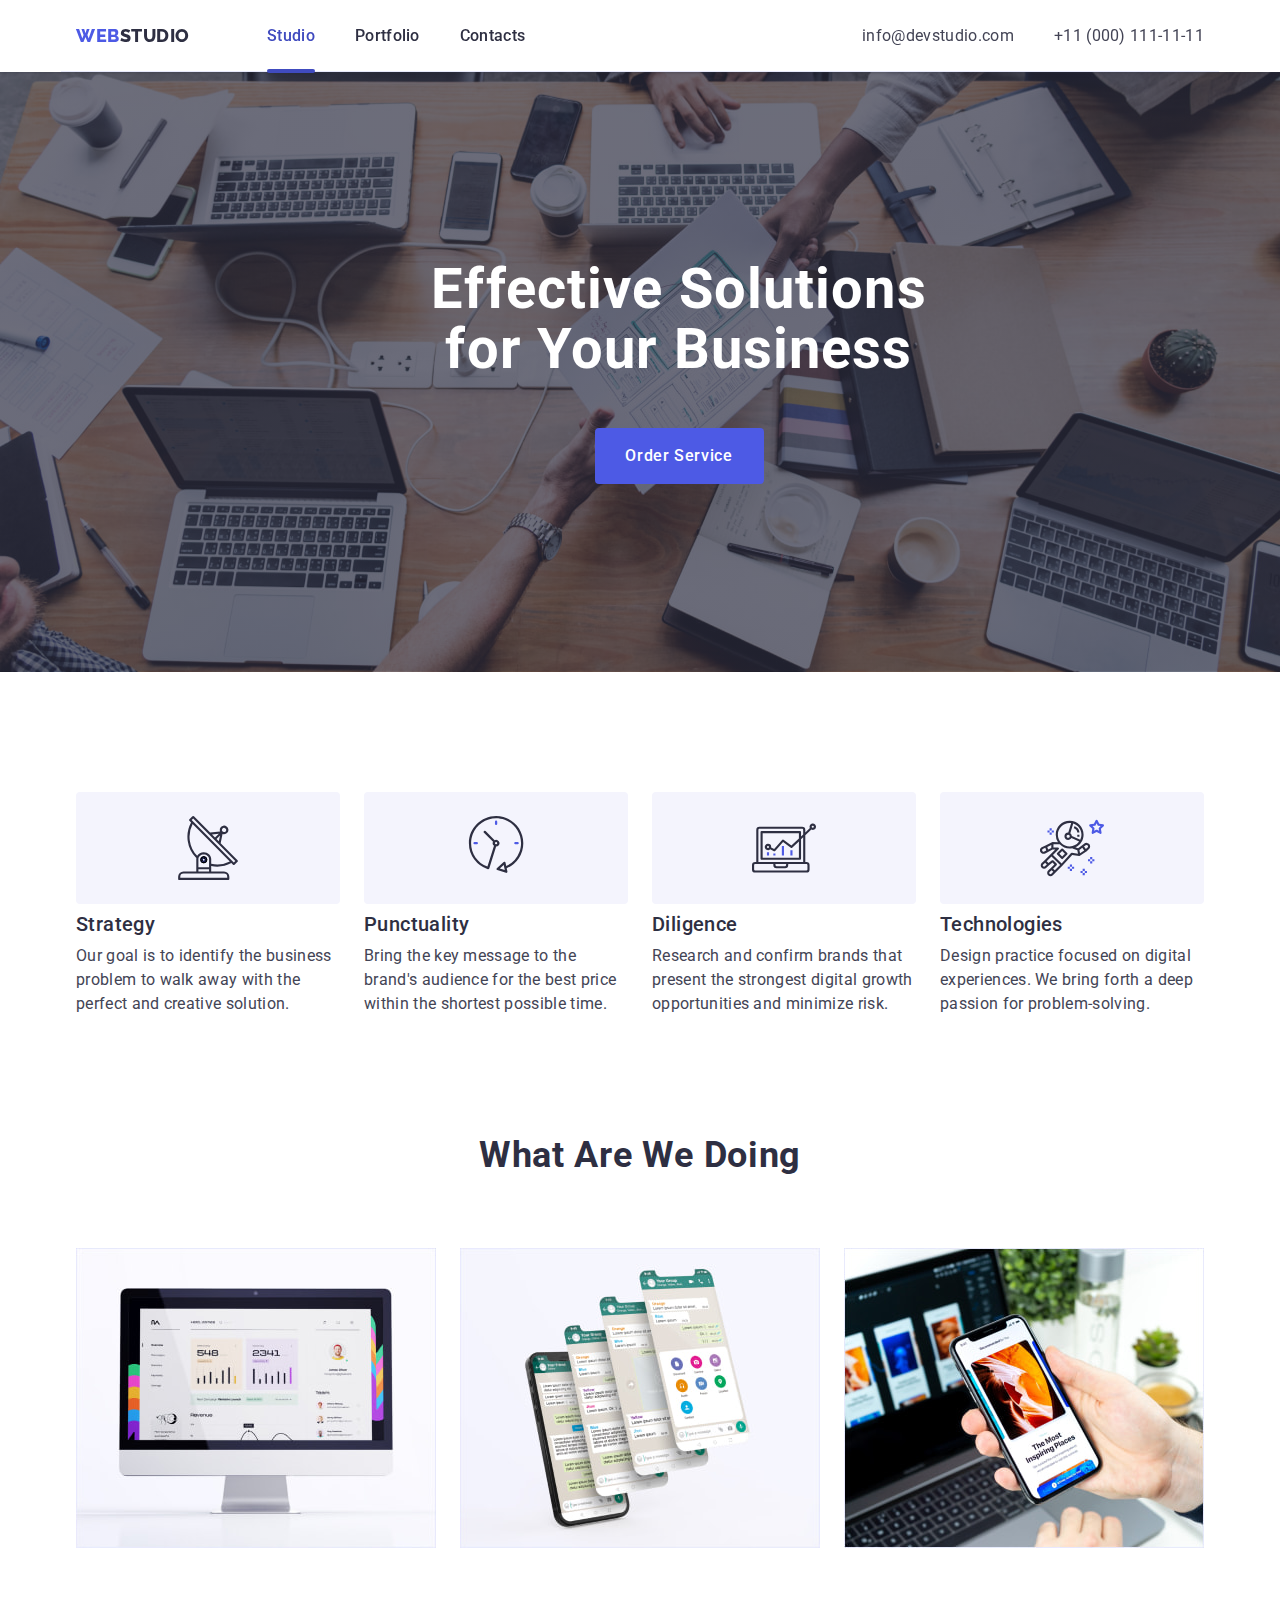
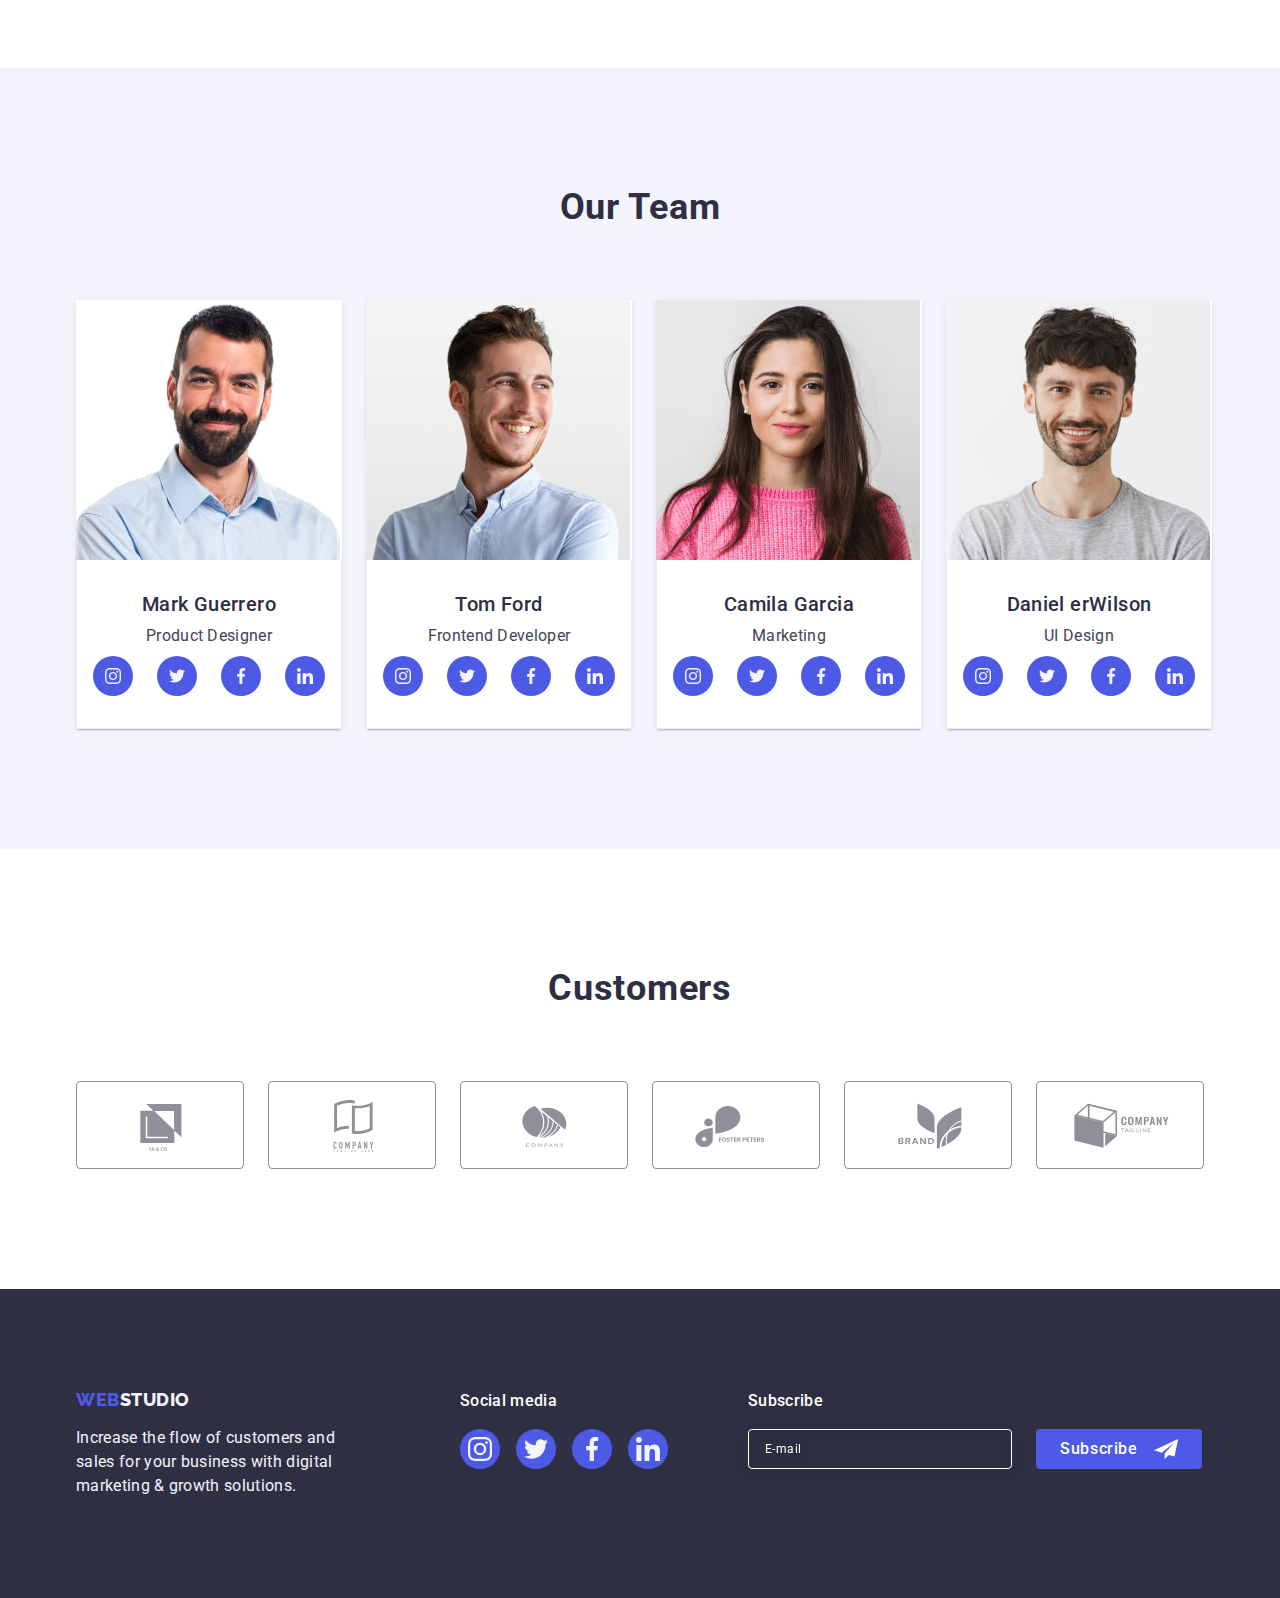
<file: index.html>
<!DOCTYPE html>
<html lang="en">
  <head>
    <meta charset="UTF-8" />
    <meta name="viewport" content="width=device-width, initial-scale=1.0" />
    <link
      rel="stylesheet"
      href="https://cdn.jsdelivr.net/npm/modern-normalize@2.0.0/modern-normalize.min.css"
    />
    <link rel="preconnect" href="https://fonts.googleapis.com" />
    <link rel="preconnect" href="https://fonts.gstatic.com" crossorigin />
    <link
      href="https://fonts.googleapis.com/css2?family=Raleway:wght@800&family=Roboto:wght@400;500;700&display=swap"
      rel="stylesheet"
    />
    <link rel="stylesheet" href="./css/styles.css" />
    <title>Web Studio</title>
  </head>

  <body>
    <!-- header -->
    <header class="section header">
      <div class="top-line placement-in-a-line container">
        <nav class="placement-in-a-line nav">
          <!--Logo-->
          <a class="link logo" href="./index.html">
            Web<span class="logo-studio">Studio</span>
          </a>
          <ul class="placement-in-a-line list navigation-block">
            <li>
              <a class="link text-link current" href="./index.html"> Studio </a>
            </li>
            <li>
              <a class="link text-link" href="./portfolio.html"> Portfolio </a>
            </li>
            <li>
              <a class="link text-link" href=""> Contacts </a>
            </li>
          </ul>
        </nav>
        <address class="contacts">
          <ul class="list placement-in-a-line navigation-block">
            <li>
              <a class="link contact-block" href="mailto:info@devstudio.com">
                info@devstudio.com
              </a>
            </li>

            <li>
              <a class="link contact-block" href="tel:+110001111111">
                +11 (000) 111-11-11
              </a>
            </li>
          </ul>
        </address>
      </div>
    </header>
    <!-- main -->
    <main>
      <!-- hero image -->
      <section class="main-hero-section section">
        <div class="container main-title-block">
          <h1 class="hero-title">
            Effective Solutions <br />
            for Your Business
          </h1>
          <button
            data-modal-open
            class="hero-button data-modal-open"
            type="button"
          >
            Order Service
          </button>
        </div>
      </section>
      <!-- section 1 -->
      <section class="main-features-section section">
        <div class="container">
          <h2 class="hidden">Features</h2>
          <ul class="list placement-in-a-line features-gap">
            <li class="features-card">
              <div class="icon-block">
                <svg class="features-icon" width="64" height="64">
                  <use href="./images/icons.svg#icon-antenna"></use>
                </svg>
              </div>
              <h3 class="features-title">Strategy</h3>
              <p class="features-text">
                Our goal is to identify the business problem to walk away with
                the perfect and creative solution.
              </p>
            </li>
            <li class="features-card">
              <div class="icon-block">
                <svg class="features-icon" width="64" height="64">
                  <use href="./images/icons.svg#icon-clock"></use>
                </svg>
              </div>
              <h3 class="features-title">Punctuality</h3>
              <p class="features-text">
                Bring the key message to the brand's audience for the best price
                within the shortest possible time.
              </p>
            </li>
            <li class="features-card">
              <div class="icon-block">
                <svg class="features-icon" width="64" height="64">
                  <use href="./images/icons.svg#icon-diagram"></use>
                </svg>
              </div>
              <h3 class="features-title">Diligence</h3>
              <p class="features-text">
                Research and confirm brands that present the strongest digital
                growth opportunities and minimize risk.
              </p>
            </li>
            <li class="features-card">
              <div class="icon-block">
                <svg class="features-icon" width="64" height="64">
                  <use href="./images/icons.svg#icon-astronaut"></use>
                </svg>
              </div>
              <h3 class="features-title">Technologies</h3>
              <p class="features-text">
                Design practice focused on digital experiences. We bring forth a
                deep passion for problem-solving.
              </p>
            </li>
          </ul>
        </div>
      </section>
      <!-- section 2 -->
      <section class="main-opportunities-section section">
        <div class="container">
          <h2 class="opportunities-title">What Are We Doing</h2>
          <ul class="list placement-in-a-line features-gap">
            <li class="opportunities-card">
              <img
                src="./images/main/img1.jpg"
                alt="desktop"
                width="360"
                height="300"
              />
            </li>
            <li class="opportunities-card">
              <img
                src="./images/main/img2.jpg"
                alt="mobile"
                width="360"
                height="300"
              />
            </li>
            <li class="opportunities-card">
              <img
                src="./images/main/img3.jpg"
                alt="synchronization of a mobile with a laptop"
                width="360"
                height="300"
              />
            </li>
          </ul>
        </div>
      </section>
      <!-- section 3 -->
      <section class="main-team-section section">
        <div class="container">
          <h2 class="opportunities-title">Our Team</h2>
          <ul class="list placement-in-a-line features-gap">
            <li class="card">
              <img
                src="./images/main/mark.jpg"
                alt="M.Guerrero's photo"
                width="264"
                height="260"
              />
              <div class="description-card">
                <h3 class="card-name">Mark Guerrero</h3>
                <p class="card-text">Product Designer</p>
                <ul
                  class="placement-in-a-line list social-links social-team-card"
                >
                  <li class="social-card-item">
                    <a
                      class="link link-team-icons"
                      href="https://www.instagram.com/"
                      target="_blank"
                    >
                      <svg class="icon" width="16" height="16">
                        <use href="./images/icons.svg#icon-instagram"></use>
                      </svg>
                    </a>
                  </li>
                  <li class="social-card-item">
                    <a
                      class="link link-team-icons"
                      href="https://twitter.com/"
                      target="_blank"
                    >
                      <svg class="icon" width="16" height="16">
                        <use href="./images/icons.svg#icon-twitter"></use>
                      </svg>
                    </a>
                  </li>
                  <li class="social-card-item">
                    <a
                      class="link link-team-icons"
                      href="https://www.facebook.com/"
                      target="_blank"
                    >
                      <svg class="icon" width="16" height="16">
                        <use href="./images/icons.svg#icon-facebook"></use>
                      </svg>
                    </a>
                  </li>
                  <li class="social-card-item">
                    <a
                      class="link link-team-icons"
                      href="https://www.linkedin.com/"
                      target="_blank"
                    >
                      <svg class="icon" width="16" height="16">
                        <use href="./images/icons.svg#icon-linkedin"></use>
                      </svg>
                    </a>
                  </li>
                </ul>
              </div>
            </li>
            <li class="card">
              <img
                src="./images/main/tom.jpg"
                alt="T.Ford's photo"
                width="264"
                height="260"
              />
              <div class="description-card">
                <h3 class="card-name">Tom Ford</h3>
                <p class="card-text">Frontend Developer</p>
                <ul
                  class="placement-in-a-line list social-links social-team-card"
                >
                  <li class="social-card-item">
                    <a
                      class="link link-team-icons"
                      href="https://www.instagram.com/"
                      target="_blank"
                    >
                      <svg class="icon" width="16" height="16">
                        <use href="./images/icons.svg#icon-instagram"></use>
                      </svg>
                    </a>
                  </li>
                  <li class="social-card-item">
                    <a
                      class="link link-team-icons"
                      href="https://twitter.com/"
                      target="_blank"
                    >
                      <svg class="icon" width="16" height="16">
                        <use href="./images/icons.svg#icon-twitter"></use>
                      </svg>
                    </a>
                  </li>
                  <li class="social-card-item">
                    <a
                      class="link link-team-icons"
                      href="https://www.facebook.com/"
                      target="_blank"
                    >
                      <svg class="icon" width="16" height="16">
                        <use href="./images/icons.svg#icon-facebook"></use>
                      </svg>
                    </a>
                  </li>
                  <li class="social-card-item">
                    <a
                      class="link link-team-icons"
                      href="https://www.linkedin.com/"
                      target="_blank"
                    >
                      <svg class="icon" width="16" height="16">
                        <use href="./images/icons.svg#icon-linkedin"></use>
                      </svg>
                    </a>
                  </li>
                </ul>
              </div>
            </li>
            <li class="card">
              <img
                src="./images/main/camila.jpg"
                alt="C.Garcia's photo"
                width="264"
                height="260"
              />
              <div class="description-card">
                <h3 class="card-name">Camila Garcia</h3>
                <p class="card-text">Marketing</p>
                <ul
                  class="placement-in-a-line list social-links social-team-card"
                >
                  <li class="social-card-item">
                    <a
                      class="link link-team-icons"
                      href="https://www.instagram.com/"
                      target="_blank"
                    >
                      <svg class="icon" width="16" height="16">
                        <use href="./images/icons.svg#icon-instagram"></use>
                      </svg>
                    </a>
                  </li>
                  <li class="social-card-item">
                    <a
                      class="link link-team-icons"
                      href="https://twitter.com/"
                      target="_blank"
                    >
                      <svg class="icon" width="16" height="16">
                        <use href="./images/icons.svg#icon-twitter"></use>
                      </svg>
                    </a>
                  </li>
                  <li class="social-card-item">
                    <a
                      class="link link-team-icons"
                      href="https://www.facebook.com/"
                      target="_blank"
                    >
                      <svg class="icon" width="16" height="16">
                        <use href="./images/icons.svg#icon-facebook"></use>
                      </svg>
                    </a>
                  </li>

                  <li class="social-card-item">
                    <a
                      class="link link-team-icons"
                      href="https://www.linkedin.com/"
                      target="_blank"
                    >
                      <svg class="icon" width="16" height="16">
                        <use href="./images/icons.svg#icon-linkedin"></use>
                      </svg>
                    </a>
                  </li>
                </ul>
              </div>
            </li>
            <li class="card">
              <img
                src="./images/main/daniel.jpg"
                alt="D.Wilson's photo"
                width="264"
                height="260"
              />
              <div class="description-card">
                <h3 class="card-name">Daniel erWilson</h3>
                <p class="card-text">UI Design</p>
                <ul
                  class="placement-in-a-line list social-links social-team-card"
                >
                  <li class="social-card-item">
                    <a
                      class="link link-team-icons"
                      href="https://www.instagram.com/"
                      target="_blank"
                    >
                      <svg class="icon" width="16" height="16">
                        <use href="./images/icons.svg#icon-instagram"></use>
                      </svg>
                    </a>
                  </li>
                  <li class="social-card-item">
                    <a
                      class="link link-team-icons"
                      href="https://twitter.com/"
                      target="_blank"
                    >
                      <svg class="icon" width="16" height="16">
                        <use href="./images/icons.svg#icon-twitter"></use>
                      </svg>
                    </a>
                  </li>
                  <li class="social-card-item">
                    <a
                      class="link link-team-icons"
                      href="https://www.facebook.com/"
                      target="_blank"
                    >
                      <svg class="icon" width="16" height="16">
                        <use href="./images/icons.svg#icon-facebook"></use>
                      </svg>
                    </a>
                  </li>
                  <li class="social-card-item">
                    <a
                      class="link link-team-icons"
                      href="https://www.linkedin.com/"
                      target="_blank"
                    >
                      <svg class="icon" width="16" height="16">
                        <use href="./images/icons.svg#icon-linkedin"></use>
                      </svg>
                    </a>
                  </li>
                </ul>
              </div>
            </li>
          </ul>
        </div>
      </section>
      <!-- section 4 -->
      <section class="customers">
        <div class="container">
          <h2 class="opportunities-title">Customers</h2>
          <ul class="list placement-in-a-line customers-list">
            <li class="customers-link-list">
              <a class="link customers-link" href="">
                <svg class="customers-icon" width="104" height="56">
                  <use href="./images/icons.svg#icon-Logo-1"></use>
                </svg>
              </a>
            </li>
            <li class="customers-link-list">
              <a class="link customers-link" href="">
                <svg class="customers-icon" width="104" height="56">
                  <use href="./images/icons.svg#icon-Logo-2"></use>
                </svg>
              </a>
            </li>
            <li class="customers-link-list">
              <a class="link customers-link" href="">
                <svg class="customers-icon" width="104" height="56">
                  <use href="./images/icons.svg#icon-Logo-3"></use>
                </svg>
              </a>
            </li>
            <li class="customers-link-list">
              <a class="link customers-link" href="">
                <svg class="customers-icon" width="104" height="56">
                  <use href="./images/icons.svg#icon-Logo-4"></use>
                </svg>
              </a>
            </li>
            <li class="customers-link-list">
              <a class="link customers-link" href="">
                <svg class="customers-icon" width="104" height="56">
                  <use href="./images/icons.svg#icon-Logo-5"></use>
                </svg>
              </a>
            </li>
            <li class="customers-link-list">
              <a class="link customers-link" href="">
                <svg class="customers-icon" width="104" height="56">
                  <use href="./images/icons.svg#icon-Logo-6"></use>
                </svg>
              </a>
            </li>
          </ul>
        </div>
      </section>
    </main>
    <!-- footer -->
    <footer class="footer-block section">
      <div class="container placement-in-a-line footer-container">
        <div class="footer-logo-block">
          <a class="link logo logo-footer" href="./index.html">
            Web<span class="logo-studio-footer">Studio</span>
          </a>
          <p class="paragraf-block">
            Increase the flow of customers and sales for your business with
            digital marketing & growth solutions.
          </p>
        </div>
        <div>
          <p class="social-title">Social media</p>
          <ul class="placement-in-a-line list social-footer-links">
            <li class="social-links-list">
              <a
                class="link link-icons"
                href="https://www.instagram.com/"
                target="_blank"
              >
                <svg class="icon" width="24" height="24">
                  <use href="./images/icons.svg#icon-instagram"></use>
                </svg>
              </a>
            </li>
            <li class="social-links-list">
              <a
                class="link link-icons"
                href="https://twitter.com/"
                target="_blank"
              >
                <svg class="icon" width="24" height="24">
                  <use href="./images/icons.svg#icon-twitter"></use>
                </svg>
              </a>
            </li>
            <li class="social-links-list">
              <a
                class="link link-icons"
                href="https://www.facebook.com/"
                target="_blank"
              >
                <svg class="icon" width="24" height="24">
                  <use href="./images/icons.svg#icon-facebook"></use>
                </svg>
              </a>
            </li>
            <li class="social-links-list">
              <a
                class="link link-icons"
                href="https://www.linkedin.com/"
                target="_blank"
              >
                <svg class="icon" width="24" height="24">
                  <use href="./images/icons.svg#icon-linkedin"></use>
                </svg>
              </a>
            </li>
          </ul>
        </div>
        <div class="footer-subscribe">
          <p class="social-form-title">Subscribe</p>
          <form class="footer-form">
            <label class="social-title">
              <input
                class="subscribe-input"
                type="email"
                name="usermail"
                placeholder="E-mail"
                required
              />
            </label>
            <button class="subscribe-button" type="submit">
              Subscribe
              <svg class="subscribe-icon" width="24" height="24">
                <use href="./images/icons.svg#icon-plane"></use>
              </svg>
            </button>
          </form>
        </div>
      </div>
    </footer>
    <!-- Modal window. -->
    <div data-modal class="data-modal is-hidden">
      <div class="modal-card">
        <button data-modal-close type="button" class="data-modal-close">
          <svg class="icon-modal" width="8" height="8">
            <use href="./images/icons.svg#icon-close"></use>
          </svg>
        </button>
        <p class="form-title">Leave your contacts and we will call you back</p>
        <form class="form-box">
          <div class="form-name-box">
            <label class="form-subtitle" for="user-name"> Name</label>
            <div class="form-person-box">
              <input
                class="form-input"
                type="text"
                id="user-name"
                name="user-name"
                required
              />
              <svg class="input-icon" width="18" height="24">
                <use href="./images/icons.svg#icon-person"></use>
              </svg>
            </div>
          </div>
          <div class="form-name-box">
            <label class="form-subtitle" for="user-phone"> Phone</label>
            <div class="form-person-box">
              <input
                class="form-input"
                type="tel"
                id="user-phone"
                name="user-phone"
                required
              />
              <svg class="input-icon" width="18" height="24">
                <use href="./images/icons.svg#icon-phone"></use>
              </svg>
            </div>
          </div>
          <div class="form-name-box">
            <label class="form-subtitle" for="user-email"> Email</label>
            <div class="form-person-box">
              <input
                class="form-input"
                type="email"
                id="user-email"
                name="user-email"
                required
              />
              <svg class="input-icon" width="18" height="24">
                <use href="./images/icons.svg#icon-email"></use>
              </svg>
            </div>
          </div>
          <div class="form-name-boxarea">
            <label class="form-subtitle" for="user-comment"> Comment</label>
            <textarea
              class="form-textarea"
              id="user-comment"
              name="user-comment"
              rows="5"
              placeholder="Text input"
            ></textarea>
          </div>
          <div class="form-accept-box">
            <input
              class="form-accept hidden"
              type="checkbox"
              id="user-privacy"
              name="user-privacy"
              value="true"
              required
            />
            <label class="form-text-accept" for="user-privacy">
              <span class="user-privacy-box">
                <svg class="check-mark-box" width="10" height="8">
                  <use href="./images/icons.svg#icon-check-mark"></use>
                </svg>
              </span>
              I accept the terms and conditions of the
              <a class="privacy-policy link" href="">Privacy Policy</a>
            </label>
          </div>
          <button class="form-button" type="submit">Send</button>
        </form>
      </div>
    </div>
    <script src="./js/modal.js"></script>
  </body>
</html>
</file>
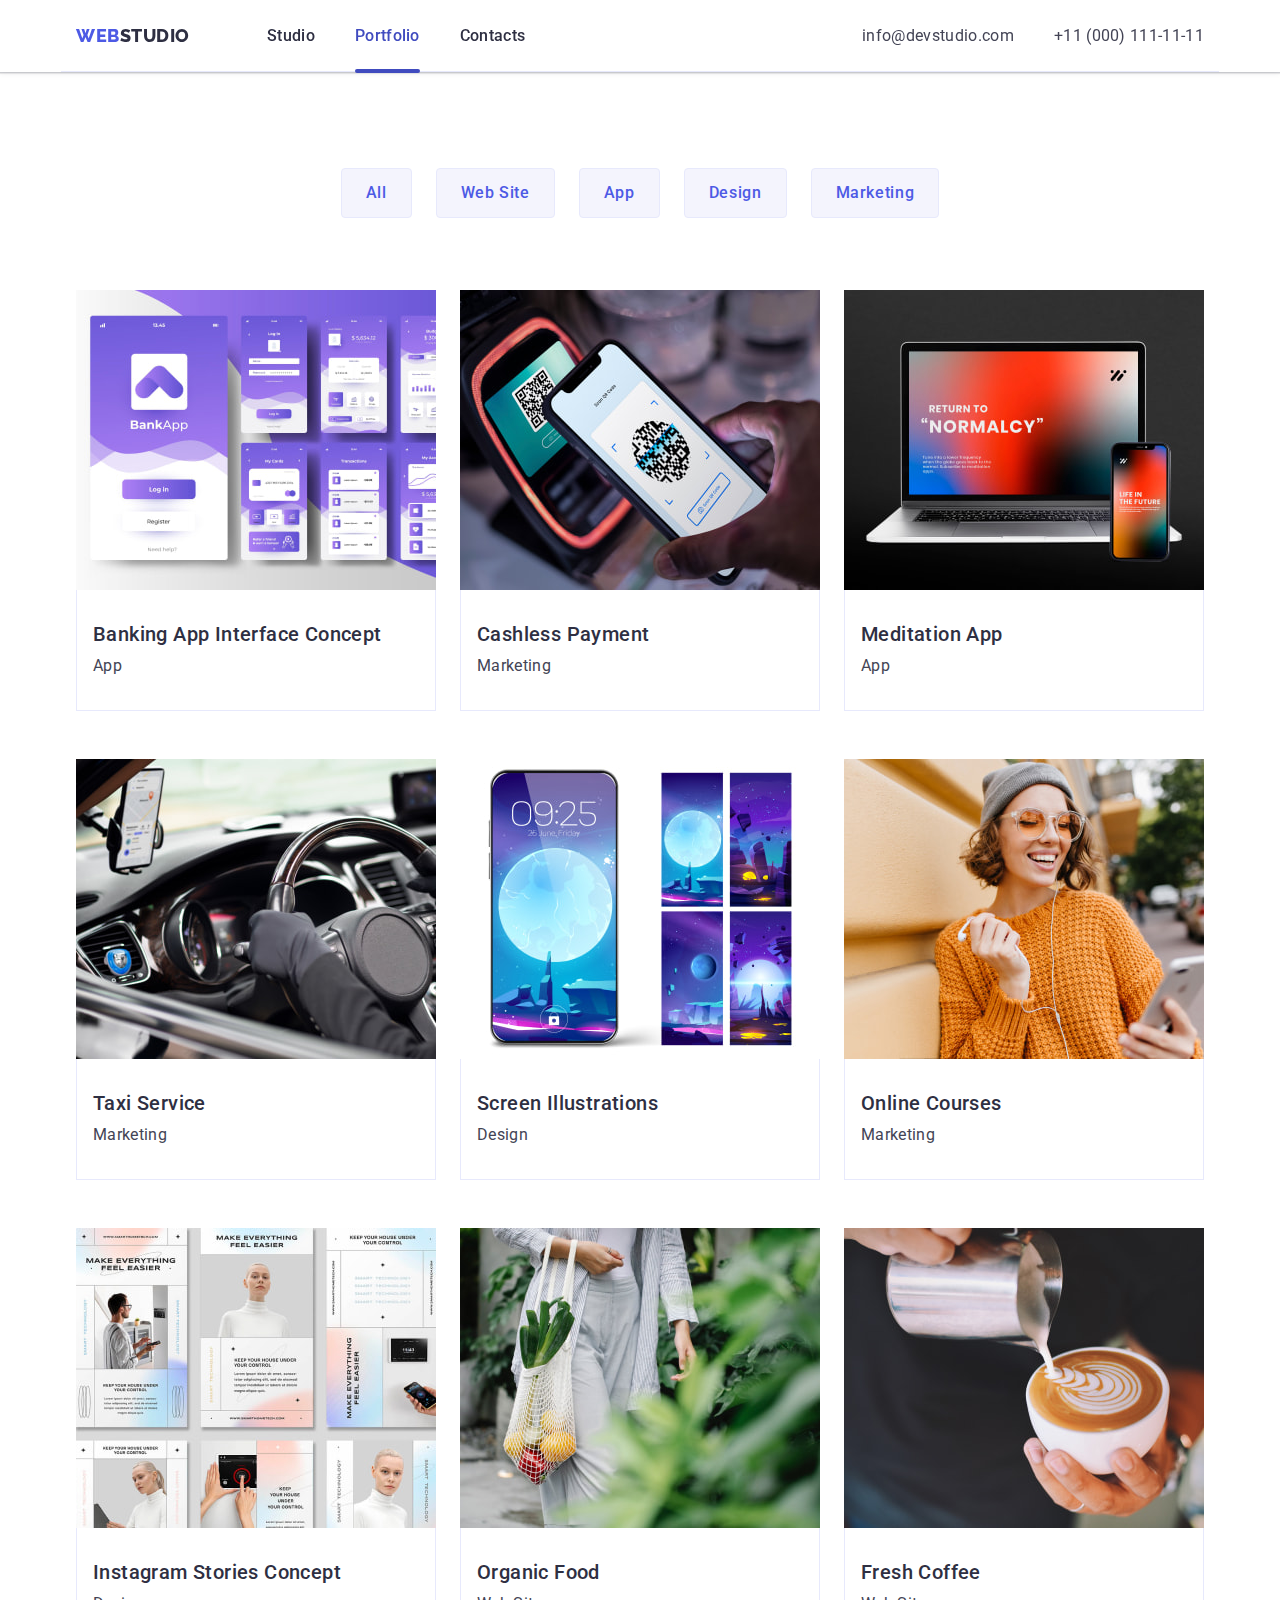
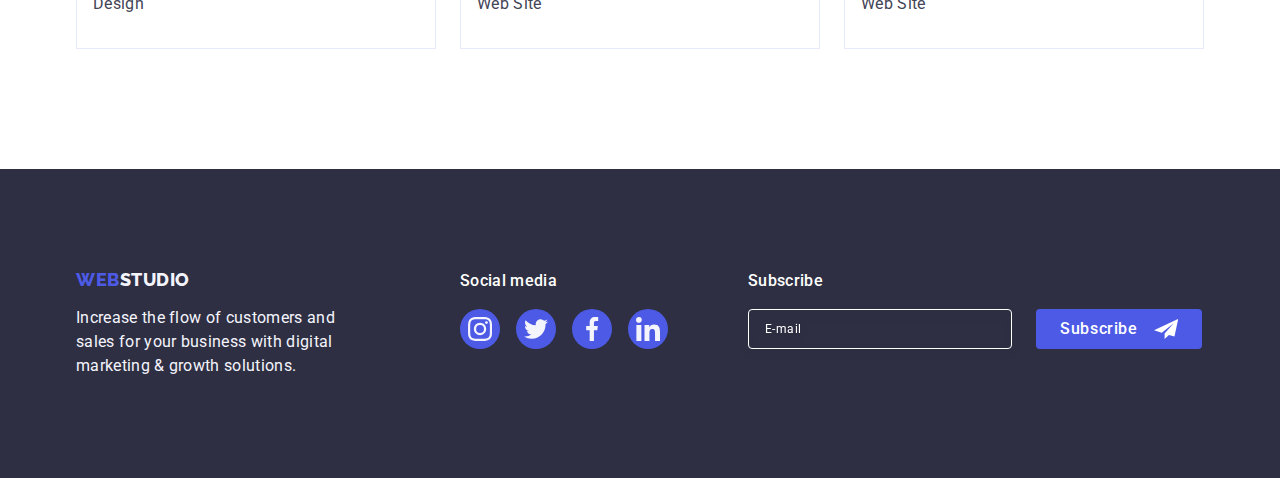
<file: portfolio.html>
<!DOCTYPE html>
<html lang="en">
  <head>
    <meta charset="UTF-8" />
    <meta name="viewport" content="width=device-width, initial-scale=1.0" />
    <link
      rel="stylesheet"
      href="https://cdn.jsdelivr.net/npm/modern-normalize@2.0.0/modern-normalize.min.css"
    />
    <link rel="preconnect" href="https://fonts.googleapis.com" />
    <link rel="preconnect" href="https://fonts.gstatic.com" crossorigin />
    <link
      href="https://fonts.googleapis.com/css2?family=Raleway:wght@800&family=Roboto:wght@400;500;700&display=swap"
      rel="stylesheet"
    />
    <link rel="stylesheet" href="./css/styles.css" />
    <title>Portfolio</title>
  </head>

  <body>
    <!-- header -->
    <header class="section header">
      <div class="top-line placement-in-a-line container">
        <nav class="placement-in-a-line nav">
          <!--Logo-->
          <a class="link logo" href="./index.html">
            Web<span class="logo-studio">Studio</span>
          </a>
          <ul class="placement-in-a-line list navigation-block">
            <li>
              <a class="link text-link" href="./index.html"> Studio </a>
            </li>
            <li>
              <a class="link text-link current" href="./portfolio.html">
                Portfolio
              </a>
            </li>
            <li>
              <a class="link text-link" href=""> Contacts </a>
            </li>
          </ul>
        </nav>
        <address class="contacts">
          <ul class="list placement-in-a-line navigation-block">
            <li>
              <a class="link contact-block" href="mailto:info@devstudio.com">
                info@devstudio.com
              </a>
            </li>

            <li>
              <a class="link contact-block" href="tel:+110001111111">
                +11 (000) 111-11-11
              </a>
            </li>
          </ul>
        </address>
      </div>
    </header>
    <!-- main -->
    <main>
      <section class="section portfolio">
        <div class="container">
          <h1 class="hidden">Our projects</h1>
          <ul class="list placement-in-a-line filter-button-block">
            <li>
              <button class="portfolio-button" type="button">All</button>
            </li>
            <li>
              <button class="portfolio-button" type="button">Web Site</button>
            </li>
            <li>
              <button class="portfolio-button" type="button">App</button>
            </li>
            <li>
              <button class="portfolio-button" type="button">Design</button>
            </li>
            <li>
              <button class="portfolio-button" type="button">Marketing</button>
            </li>
          </ul>
          <ul class="list placement-in-a-line project-cards">
            <li>
              <a class="link project-link" href="">
                <div class="parents-img-project">
                  <img
                    src="./images/portfolio/img1.jpg"
                    alt="Banking App Interface Concept's photo"
                    width="360"
                    height="300"
                  />
                  <p class="project-text">
                    14 Stylish and User-Friendly App Design Concepts · Task
                    Manager App · Calorie Tracker App · Exotic Fruit Ecommerce
                    App · Cloud Storage App
                  </p>
                </div>
                <div class="description-project-card">
                  <h2 class="card-project-name">
                    Banking App Interface Concept
                  </h2>
                  <p class="card-project-text">App</p>
                </div>
              </a>
            </li>
            <li>
              <a class="link project-link" href="">
                <div class="parents-img-project">
                  <img
                    src="./images/portfolio/img2.jpg"
                    alt="Cashless Payment's photo"
                    width="360"
                    height="300"
                  />
                  <p class="project-text">
                    14 Stylish and User-Friendly App Design Concepts · Task
                    Manager App · Calorie Tracker App · Exotic Fruit Ecommerce
                    App · Cloud Storage App
                  </p>
                </div>
                <div class="description-project-card">
                  <h2 class="card-project-name">Cashless Payment</h2>
                  <p class="card-project-text">Marketing</p>
                </div>
              </a>
            </li>
            <li>
              <a class="link project-link" href="">
                <div class="parents-img-project">
                  <img
                    src="./images/portfolio/img3.jpg"
                    alt="Meditation App's photo"
                    width="360"
                    height="300"
                  />
                  <p class="project-text">
                    14 Stylish and User-Friendly App Design Concepts · Task
                    Manager App · Calorie Tracker App · Exotic Fruit Ecommerce
                    App · Cloud Storage App
                  </p>
                </div>
                <div class="description-project-card">
                  <h2 class="card-project-name">Meditation App</h2>
                  <p class="card-project-text">App</p>
                </div>
              </a>
            </li>
            <li>
              <a class="link project-link" href="">
                <div class="parents-img-project">
                  <img
                    src="./images/portfolio/img4.jpg"
                    alt="Taxi Service's photo"
                    width="360"
                    height="300"
                  />
                  <p class="project-text">
                    14 Stylish and User-Friendly App Design Concepts · Task
                    Manager App · Calorie Tracker App · Exotic Fruit Ecommerce
                    App · Cloud Storage App
                  </p>
                </div>
                <div class="description-project-card">
                  <h2 class="card-project-name">Taxi Service</h2>
                  <p class="card-project-text">Marketing</p>
                </div>
              </a>
            </li>
            <li>
              <a class="link project-link" href="">
                <div class="parents-img-project">
                  <img
                    src="./images/portfolio/img5.jpg"
                    alt="Screen Illustrations's photo"
                    width="360"
                    height="300"
                  />
                  <p class="project-text">
                    14 Stylish and User-Friendly App Design Concepts · Task
                    Manager App · Calorie Tracker App · Exotic Fruit Ecommerce
                    App · Cloud Storage App
                  </p>
                </div>
                <div class="description-project-card">
                  <h2 class="card-project-name">Screen Illustrations</h2>
                  <p class="card-project-text">Design</p>
                </div>
              </a>
            </li>
            <li>
              <a class="link project-link" href="">
                <div class="parents-img-project">
                  <img
                    src="./images/portfolio/img6.jpg"
                    alt="Online Courses's photo"
                    width="360"
                    height="300"
                  />
                  <p class="project-text">
                    14 Stylish and User-Friendly App Design Concepts · Task
                    Manager App · Calorie Tracker App · Exotic Fruit Ecommerce
                    App · Cloud Storage App
                  </p>
                </div>
                <div class="description-project-card">
                  <h2 class="card-project-name">Online Courses</h2>
                  <p class="card-project-text">Marketing</p>
                </div>
              </a>
            </li>
            <li>
              <a class="link project-link" href="">
                <div class="parents-img-project">
                  <img
                    src="./images/portfolio/img7.jpg"
                    alt="Instagram Stories Concept's photo"
                    width="360"
                    height="300"
                  />
                  <p class="project-text">
                    14 Stylish and User-Friendly App Design Concepts · Task
                    Manager App · Calorie Tracker App · Exotic Fruit Ecommerce
                    App · Cloud Storage App
                  </p>
                </div>
                <div class="description-project-card">
                  <h2 class="card-project-name">Instagram Stories Concept</h2>
                  <p class="card-project-text">Design</p>
                </div>
              </a>
            </li>
            <li>
              <a class="link project-link" href="">
                <div class="parents-img-project">
                  <img
                    src="./images/portfolio/img8.jpg"
                    alt="Organic Food's photo"
                    width="360"
                    height="300"
                  />
                  <p class="project-text">
                    14 Stylish and User-Friendly App Design Concepts · Task
                    Manager App · Calorie Tracker App · Exotic Fruit Ecommerce
                    App · Cloud Storage App
                  </p>
                </div>
                <div class="description-project-card">
                  <h2 class="card-project-name">Organic Food</h2>
                  <p class="card-project-text">Web Site</p>
                </div>
              </a>
            </li>
            <li>
              <a class="link project-link" href="">
                <div class="parents-img-project">
                  <img
                    src="./images/portfolio/img9.jpg"
                    alt="Fresh Coffee's photo"
                    width="360"
                    height="300"
                  />
                  <p class="project-text">
                    14 Stylish and User-Friendly App Design Concepts · Task
                    Manager App · Calorie Tracker App · Exotic Fruit Ecommerce
                    App · Cloud Storage App
                  </p>
                </div>
                <div class="description-project-card">
                  <h2 class="card-project-name">Fresh Coffee</h2>
                  <p class="card-project-text">Web Site</p>
                </div>
              </a>
            </li>
          </ul>
        </div>
      </section>
    </main>
    <!-- footer -->
    <footer class="footer-block section">
      <div class="container placement-in-a-line footer-container">
        <div class="footer-logo-block">
          <a class="link logo logo-footer" href="./index.html">
            Web<span class="logo-studio-footer">Studio</span>
          </a>
          <p class="paragraf-block">
            Increase the flow of customers and sales for your business with
            digital marketing & growth solutions.
          </p>
        </div>
        <div>
          <p class="social-title">Social media</p>
          <ul class="placement-in-a-line list social-footer-links">
            <li class="social-links-list">
              <a
                class="link link-icons"
                href="https://www.instagram.com/"
                target="_blank"
              >
                <svg class="icon" width="24" height="24">
                  <use href="./images/icons.svg#icon-instagram"></use>
                </svg>
              </a>
            </li>
            <li class="social-links-list">
              <a
                class="link link-icons"
                href="https://twitter.com/"
                target="_blank"
              >
                <svg class="icon" width="24" height="24">
                  <use href="./images/icons.svg#icon-twitter"></use>
                </svg>
              </a>
            </li>
            <li class="social-links-list">
              <a
                class="link link-icons"
                href="https://www.facebook.com/"
                target="_blank"
              >
                <svg class="icon" width="24" height="24">
                  <use href="./images/icons.svg#icon-facebook"></use>
                </svg>
              </a>
            </li>
            <li class="social-links-list">
              <a
                class="link link-icons"
                href="https://www.linkedin.com/"
                target="_blank"
              >
                <svg class="icon" width="24" height="24">
                  <use href="./images/icons.svg#icon-linkedin"></use>
                </svg>
              </a>
            </li>
          </ul>
        </div>
        <div class="footer-subscribe">
          <p class="social-form-title">Subscribe</p>
          <form class="footer-form">
            <label class="social-title">
              <input
                class="subscribe-input"
                type="email"
                name="usermail"
                placeholder="E-mail"
                required
              />
            </label>
            <button class="subscribe-button" type="submit">
              Subscribe
              <svg class="subscribe-icon" width="24" height="24">
                <use href="./images/icons.svg#icon-plane"></use>
              </svg>
            </button>
          </form>
        </div>
      </div>
    </footer>
  </body>
</html>
</file>
<file: css/styles.css>
:root {
    --iris: #4d5ae5;
    --ocean: #404bbf;
    --navy-blue: #2e2f42;
    --green: #31d0aa;
    --slate: #434455;
    --light-slate: #8e8f99;
    --cornflower: #e7e9fc;
    --cloud: #f4f4fd;
    --navy-blue-modal: rgba(46, 47, 66, 0.4);
    --grey: rgba(46, 47, 66, 0.7);
    --white: #fff;
    --dairy: #fcfcfc;
    --font-family: "Roboto", sans-serif;
    --second-family: "Raleway", sans-serif;
}


/* Base styles */

body {
    font-family: var(--font-family);
    font-style: normal;
    color: var(--slate);
    background: var(--white);
}

*,
*::before,
*::after {
    box-sizing: border-box;
}

.container {
    width: 1158px;
    margin: 0 auto;
    padding: 0 15px;
}

.link {
    text-decoration: none;
}

.list {
    list-style: none;
}

.placement-in-a-line {
    display: flex;
    flex-direction: row;
}

h1,
h2,
h3,
h4,
h5,
h6,
p {
    margin-top: 0;
    margin-bottom: 0;
}

ul,
ol {
    margin-top: 0;
    margin-bottom: 0;
    padding-left: 0;
}

.section {
    margin: 0;
}

img {
    display: block;
    max-width: 100%;
}

.hidden {
    position: absolute;
    width: 1px;
    height: 1px;
    margin: -1px;
    border: 0;
    padding: 0;

    white-space: nowrap;
    clip-path: inset(100%);
    clip: rect(0 0 0 0);
    overflow: hidden;
}

/* Header */

.header {
    position: sticky;
    top: 0;
    background-color: var(--white);
    box-shadow: 0px 2px 1px rgba(46, 47, 66, 0.08),
        0px 1px 1px rgba(46, 47, 66, 0.16), 0px 1px 6px rgba(46, 47, 66, 0.08);
    z-index: 10
}

.top-line {
    display: flex;
    height: 72px;
    align-items: center;
    justify-content: space-between;
    border-bottom: 1px solid var(--cornflower);
}

.nav {
    align-items: center;
}

.logo {
    width: 115px;
    margin-right: 76px;
    font-family: var(--second-family);
    font-weight: 800;
    font-size: 18px;
    line-height: 1.17;
    letter-spacing: 0.03em;
    text-transform: uppercase;
    color: var(--iris);
}

.navigation-block {
    gap: 40px;
}

.logo-studio {
    color: var(--navy-blue);
}

.text-link {
    display: block;
    align-items: center;
    justify-content: center;
    position: relative;
    padding: 24px 0;
    font-weight: 500;
    font-size: 16px;
    line-height: 1.5;
    letter-spacing: 0.02em;
    color: var(--navy-blue);
    transition: color 250ms cubic-bezier(0.4, 0, 0.2, 1);
}

.text-link:hover,
.text-link:focus {
    color: var(--ocean);
}

.text-link.current {
    color: var(--ocean);
}

.text-link.current::after {
    content: "";
    position: absolute;
    left: 0;
    bottom: -1px;
    width: 100%;
    height: 4px;
    border-radius: 2px;
    background-color: var(--ocean);
}

.contacts {
    font-style: normal;
}

.contact-block {
    font-size: 16px;
    line-height: 1.5;
    letter-spacing: 0.02em;
    color: var(--slate);
    transition: color 250ms cubic-bezier(0.4, 0, 0.2, 1);
}

.contact-block:hover,
.contact-block:focus {
    color: var(--ocean);
}

/* Main page*/

.main-hero-section {
    max-width: 1440px;
    margin: 0 auto;
    padding: 188px 0;
    background: var(--navy-blue);
    background-image: linear-gradient(
        to bottom,
        rgba(46, 47, 66, 0.7),
        rgba(46, 47, 66, 0.7)
      ),
      url(../images/main/people-office.jpg);
    background-repeat: no-repeat;
    background-position: center;
    background-size: cover;
}

.main-title-block {
    width: 1358px;
    padding: 188px auto;
}

.hero-title {
    max-width: 496px;
    margin-right: auto;
    margin-left: auto;
    margin-bottom: 48px;
    font-size: 56px;
    line-height: 1.07;
    text-align: center;
    letter-spacing: 0.02em;
    color: var(--white);
}

.hero-button {
    display: block;
    min-width: 169px;
    height: 56px;
    margin-right: auto;
    margin-left: auto;
    font-family: var(--font-family);
    font-weight: 500;
    font-size: 16px;
    line-height: 1.5;
    letter-spacing: 0.04em;
    color: var(--white);
    border: none;
    background-color: var(--iris);
    border-radius: 4px;
    cursor: pointer;
    transition: background-color 250ms cubic-bezier(0.4, 0, 0.2, 1);
}

.hero-button:hover,
.hero-button:focus {
    background-color: var(--ocean);
    cursor: pointer;
}

.main-features-section {
    padding: 120px 0;
    background-color: var(--white);
}

.features-gap {
    gap: 24px;
}

.icon-block {
    display: flex;
    width: 264px;
    height: 112px;
    margin-bottom: 8px;
    align-items: center;
    justify-content: center;
    background-color: var(--cloud);
    border-radius: 4px;
    margin-bottom: 8px;
}

.features-card {
    width: calc((100% - 72px) / 4);
}

.features-title {
    margin-bottom: 8px;
    font-weight: 500;
    font-size: 20px;
    line-height: 1.2;
    letter-spacing: 0.02em;
    color: var(--navy-blue);
}

.features-text {
    font-size: 16px;
    line-height: 1.5;
    letter-spacing: 0.02em;
    color: var(--slate);
}

.main-opportunities-section {
    padding-bottom: 120px;
    background-color: var(--white);
}

.opportunities-title {
    margin-bottom: 72px;
    font-size: 36px;
    line-height: 1.11;
    text-align: center;
    letter-spacing: 0.02em;
    text-transform: capitalize;
    color: var(--navy-blue);
}

.main-team-section {
    padding-top: 120px;
    padding-bottom: 120px;
    background-color: var(--cloud);
}

.card {
    box-shadow: 0px 1px 6px rgba(46, 47, 66, 0.08),
        0px 1px 1px rgba(46, 47, 66, 0.16), 0px 2px 1px rgba(46, 47, 66, 0.08);
    border-radius: 0px 0px 4px 4px;
    text-align: center;
    background-color: var(--white);
    transition: background-color 250ms cubic-bezier(0.4, 0, 0.2, 1);
}

.project-cards {
    flex-wrap: wrap;
    column-gap: 24px;
    row-gap: 48px;
}

.project-link {
    display: block;
    transition: box-shadow 250ms cubic-bezier(0.4, 0, 0.2, 1);
}

.project-link:hover,
.project-link:focus {
    box-shadow: 0px 1px 6px rgba(46, 47, 66, 0.08),
        0px 1px 1px rgba(46, 47, 66, 0.16), 0px 2px 1px rgba(46, 47, 66, 0.08);
}

.parents-img-project {
    position: relative;
    overflow: hidden;
    z-index: 5;
}

.project-link:hover .project-text,
.project-link:focus .project-text {
    box-shadow: 0px 1px 6px rgba(46, 47, 66, 0.08),
        0px 1px 1px rgba(46, 47, 66, 0.16), 0px 2px 1px rgba(46, 47, 66, 0.08);
    transform: translateY(0%);
}

.project-text {
    position: absolute;
    top: 0;
    left: 0;
    width: 100%;
    height: 100%;
    transform: translateY(100%);
    transition: transform 250ms cubic-bezier(0.4, 0, 0.2, 1);
    padding: 40px 32px;
    font-size: 16px;
    line-height: 1.5;
    letter-spacing: 0.02em;
    color: var(--cloud);
    background: var(--iris);
}

.card-of-project:hover .project-text,
.card-of-project:focus .project-text {
    transform: translateY(0);
}

.description-card {
    padding: 32px 16px;
    border: 1px solid var(--cornflower);
    border-top: none;
}

.card-name {
    margin-bottom: 8px;
    font-size: 20px;
    font-weight: 500;
    line-height: 1.2;
    letter-spacing: 0.02em;
    text-align: center;
    color: var(--navy-blue);
}

.card-text {
    margin-bottom: 8px;
    font-size: 16px;
    line-height: 1.5;
    letter-spacing: 0.02em;
    text-align: center;
    color: var(--slate);
}

.description-project-card {
    padding: 32px 16px;
    border: 1px solid var(--cornflower);
    border-top: none;
}

.card-project-name {
    margin-bottom: 8px;
    font-size: 20px;
    font-weight: 500;
    line-height: 1.2;
    letter-spacing: 0.02em;
    color: var(--navy-blue);
}

.card-project-text {
    font-size: 16px;
    line-height: 1.5;
    letter-spacing: 0.02em;
    color: var(--slate);
}

.social-team-card {
    align-items: center;
    justify-content: center;
    gap: 24px;
}

.social-card-item {
    width: 40px;
    height: 40px;
}

.link-team-icons {
    display: flex;
    align-items: center;
    justify-content: center;
    width: 100%;
    height: 100%;
    border-radius: 50%;
    fill: var(--cloud);
    background-color: var(--iris);
    transition: background-color 250ms cubic-bezier(0.4, 0, 0.2, 1);
}

.link-team-icons:hover,
.link-team-icons:focus {
    background-color: var(--ocean);
}

.icon {
    fill: var(--cloud);
}

/* Customers section */

.customers {
    padding: 120px 0;
}

.customers-list {
    gap: 24px;
}

.customers-link-list {
    width: calc((100% - 120px) / 6);
    height: 88px;
}

.customers-link {
    width: 100%;
    height: 100%;
    border: 1px solid var(--light-slate);
    border-radius: 4px;
    display: flex;
    justify-content: center;
    align-items: center;
    color: var(--light-slate);
    fill: var(--light-slate);
    transition: border-color 250ms cubic-bezier(0.4, 0, 0.2, 1),
        color 250ms cubic-bezier(0.4, 0, 0.2, 1);
}

.customers-link:hover,
.customers-link:focus {
    fill: var(--ocean);
    color: var(--ocean);
    border-color: var(--ocean);
}


/* Portfolio page */

.portfolio {
    padding-top: 96px;
    padding-bottom: 120px;
}

.filter-button-block {
    margin-bottom: 72px;
    gap: 24px;
    justify-content: center;
}

.portfolio-button {
    display: block;
    padding: 12px 24px 12px 24px;
    font-family: var(--font-family);
    font-weight: 500;
    font-size: 16px;
    line-height: 1.5;
    letter-spacing: 0.04em;
    color: var(--iris);
    background-color: var(--cloud);
    border-radius: 4px;
    border: 1px solid var(--cornflower);
    transition: color 250ms cubic-bezier(0.4, 0, 0.2, 1),
        background-color 250ms cubic-bezier(0.4, 0, 0.2, 1),
        border-color 250ms cubic-bezier(0.4, 0, 0.2, 1),
        box-shadow 250ms cubic-bezier(0.4, 0, 0.2, 1);
}

.portfolio-button:hover,
.portfolio-button:focus {
    color: var(--white);
    background-color: var(--ocean);
    cursor: pointer;
    border: 1px solid transparent;
    box-shadow: 0px 3px 1px rgba(0, 0, 0, 0.1), 0px 2px 1px rgba(0, 0, 0, 0.08),
        0px 2px 2px rgba(0, 0, 0, 0.12);
}

/* Footer */

.footer-block {
    padding: 100px 0;
    background: var(--navy-blue);
}

.footer-container {
    align-items: baseline;
}

.footer-logo-block {
    margin-right: 120px;
}

.logo-footer {
    display: inline-block;
    margin-bottom: 16px;
}

.logo-studio-footer {
    color: var(--cloud);
}

.paragraf-block {
    width: 264px;
    line-height: 1.5;
    letter-spacing: 0.02em;
    color: var(--cloud);
}

.social-title {
    margin-bottom: 16px;
    font-size: 16px;
    font-weight: 500;
    line-height: 1.5;
    letter-spacing: 0.02em;
    color: var(--white);
}

.social-footer-links {
    display: flex;
    gap: 16px;
    flex-shrink: 0;
    align-self: flex-end;
}

.social-footer-links .link-icons {
    display: flex;
    justify-content: center;
    align-items: center;
    width: 40px;
    height: 40px;
    border-radius: 50%;
    fill: var(--cloud);
    background-color: var(--iris);
    transition: background-color 250ms cubic-bezier(0.4, 0, 0.2, 1);
}

.link-icons:hover,
.link-icons:focus {
    background-color: var(--green);
}

.footer-subscribe {
    margin-left: 80px;
    align-items: flex-start;
}

.footer-form {
    display: flex;
    gap: 24px;
}

.social-form-title {
    font-size: 16px;
    font-weight: 500;
    line-height: 1.5;
    letter-spacing: 0.02em;
    margin-bottom: 16px;
    color: var(--white);
}

.subscribe-input {
    width: 264px;
    height: 40px;

    padding-left: 16px;
    font-size: 12px;
    font-weight: 400;
    line-height: 1.5;
    letter-spacing: 0.04em;
    border-radius: 4px;
    border: 1px solid var(--white);
    filter: drop-shadow(0px 4px 4px rgba(0, 0, 0, 0.15));
    color: var(--white);
    background-color: transparent;
}

.subscribe-input::placeholder {
    font-size: 12px;
    font-weight: 400;
    line-height: 2;
    letter-spacing: 0.04em;
    color: var(--white);
}

.subscribe-button {
    display: flex;
    padding: 8px 24px;
    min-width: 165px;
    height: 40px;
    align-items: center;
    justify-content: center;
    font-family: var(--font-family);
    font-size: 16px;
    font-weight: 500;
    line-height: 1.5;
    letter-spacing: 0.04em;
    color: var(--white);
    fill: var(--white);
    background-color: var(--iris);
    cursor: pointer;
    border: none;
    border-radius: 4px;
}

.subscribe-icon {
    margin-left: 16px;
}

/* Modal window */

.data-modal {
    position: fixed;
    top: 0;
    left: 0;
    width: 100%;
    height: 100%;
    background-color: rgba(46, 47, 66, 0.4);
    transition: opacity 250ms cubic-bezier(0.4, 0, 0.2, 1),
      visibility 250ms cubic-bezier(0.4, 0, 0.2, 1);
}

.is-hidden {
    opacity: 0;
    visibility: hidden;
    pointer-events: none;
}

.modal-card {
    position: absolute;
    top: 50%;
    left: 50%;
    transform: translate(-50%, -50%) scale(1);
    width: 408px;
    min-height: 584px;
    padding: 72px 24px 24px 24px;
    background: var(--dairy);
    box-shadow: 0px 1px 1px rgba(0, 0, 0, 0.14), 0px 1px 3px rgba(0, 0, 0, 0.12),
        0px 2px 1px rgba(0, 0, 0, 0.2);
    border-radius: 4px;
    transition: transform 250ms cubic-bezier(0.4, 0, 0.2, 1);
}

.data-modal-close {
    position: absolute;
    top: 24px;
    right: 24px;
    width: 24px;
    height: 24px;
    border-radius: 50%;
    display: flex;
    align-items: center;
    justify-content: center;
    background-color: var(--cornflower);
    border: 1px solid rgba(0, 0, 0, 0.1);
    padding: 0;
    cursor: pointer;
    transition: background-color 250ms cubic-bezier(0.4, 0, 0.2, 1),
        border 250ms cubic-bezier(0.4, 0, 0.2, 1);
}

.data-modal-close:hover,
.data-modal-close:focus {
    background-color: var(--ocean);
    border: none;
    fill: var(--white);
}

.icon-modal {
    width: 3px;
    height: 3px;
    scale: 3;
    transition: fill 250ms cubic-bezier(0.4, 0, 0.2, 1);
}

.icon-modal:hover,
.icon-modal:focus {
    fill: var(--white);
    fill: #ffffff;
}

.form-title {
    margin-bottom: 16px;
    color: var(--navy-blue);
    text-align: center;
    font-size: 16px;
    font-weight: 500;
    line-height: 1.5;
    letter-spacing: 0.02em;
}

.form-box {
    display: flex;
    flex-direction: column;
}

.form-name-box {
    margin-bottom: 8px;
}

.form-subtitle {
    display: block;
    margin-bottom: 4px;
    flex-direction: column;
    color: var(--light-slate);
    font-size: 12px;
    line-height: 1.17;
    letter-spacing: 0.04em;
}

.form-person-box {
    position: relative;
}

.form-input {
    width: 100%;
    height: 40px;
    padding-left: 38px;
    border-radius: 4px;
    border: 1px solid var(--navy-blue-modal);
    background-color: transparent;
    outline: transparent;
    transition: border-color 250ms cubic-bezier(0.4, 0, 0.2, 1);
}

.input-icon {
    position: absolute;
    left: 16px;
    top: 50%;
    transform: translateY(-50%);
    transition: fill 250ms cubic-bezier(0.4, 0, 0.2, 1);
}

.form-input:hover,
.form-input:focus {
    border-color: var(--iris);
}

.form-input:hover+.input-icon,
.form-input:focus+.input-icon {
    fill: var(--iris);
}

.form-name-boxarea {
    margin-bottom: 16px;
}

.form-accept:checked+.form-subtitle {
    background-color: var(--ocean);
    fill: #f4f4fd;
    border: none;
}

.form-input::placeholder {
    border-color: var(--iris);
}

.form-textarea {
    resize: none;
    margin-top: 4px;
    padding: 8px 16px;
    width: 100%;
    height: 120px;
    border-radius: 4px;
    border: 1px solid var(--navy-blue-modal);
    font-size: 12px;
    font-weight: 400;
    line-height: 1.17;
    letter-spacing: 0.04em;
    color: var(--navy-blue-modal);
    background-color: transparent;
    outline: transparent;
    transition: border-color 250ms cubic-bezier(0.4, 0, 0.2, 1);
}

.form-textarea::placeholder {
    color: var(--navy-blue-modal);
    font-size: 12px;
    font-weight: 400;
    line-height: 1.17;
    letter-spacing: 0.04em;
}

.form-textarea:focus {
    border-color: var(--iris);
}

.form-accept-box {
    margin: 8px 0 24px 0;
    padding: 0;
}

.form-accept {
    width: 16px;
    height: 16px;
    margin-right: 8px;
    border-radius: 2px;
    border: 1px solid var(--navy-blue-modal);
}

.form-accept:checked+.form-text-accept>.user-privacy-box {
    background-color: var(--ocean);
    fill: var(--cloud);
    border: none;
}

.form-text-accept {
    margin-bottom: 24px;
    padding: 0;
    color: var(--light-slate);
    font-size: 12px;
    font-weight: 400;
    line-height: 1.17;
    letter-spacing: 0.04em;
}

.user-privacy-box {
    display: inline-flex;
    align-items: center;
    justify-content: center;
    width: 16px;
    height: 16px;
    border: 1px solid var(--navy-blue-modal);
    border-radius: 2px;
    transition: background-color 250ms cubic-bezier(0.4, 0, 0.2, 1),
        border 250ms cubic-bezier(0.4, 0, 0.2, 1),
        fill 250ms cubic-bezier(0.4, 0, 0.2, 1);
    fill: transparent;
}

.user-privacy-box:hover,
.user-privacy-box:focus {
    border-color: var(--ocean);
}

.privacy-policy {
    color: var(--iris);
}

.form-button {
    min-width: 169px;
    height: 56px;
    padding: 16px 64px;
    align-self: center;
    color: var(--white);
    background-color: var(--iris);
    font-size: 16px;
    font-weight: 500;
    line-height: 1.5;
    letter-spacing: 0.04em;
    cursor: pointer;
    border: none;
    border-radius: 4px;
    transition: background-color 250ms cubic-bezier(0.4, 0, 0.2, 1);
}

.form-button:hover,
.form-button:focus {
    background-color: var(--ocean);
    cursor: pointer;
}

.form-button:disabled {
    background-color: var(--light-slate);
    cursor: not-allowed;
}
</file>
